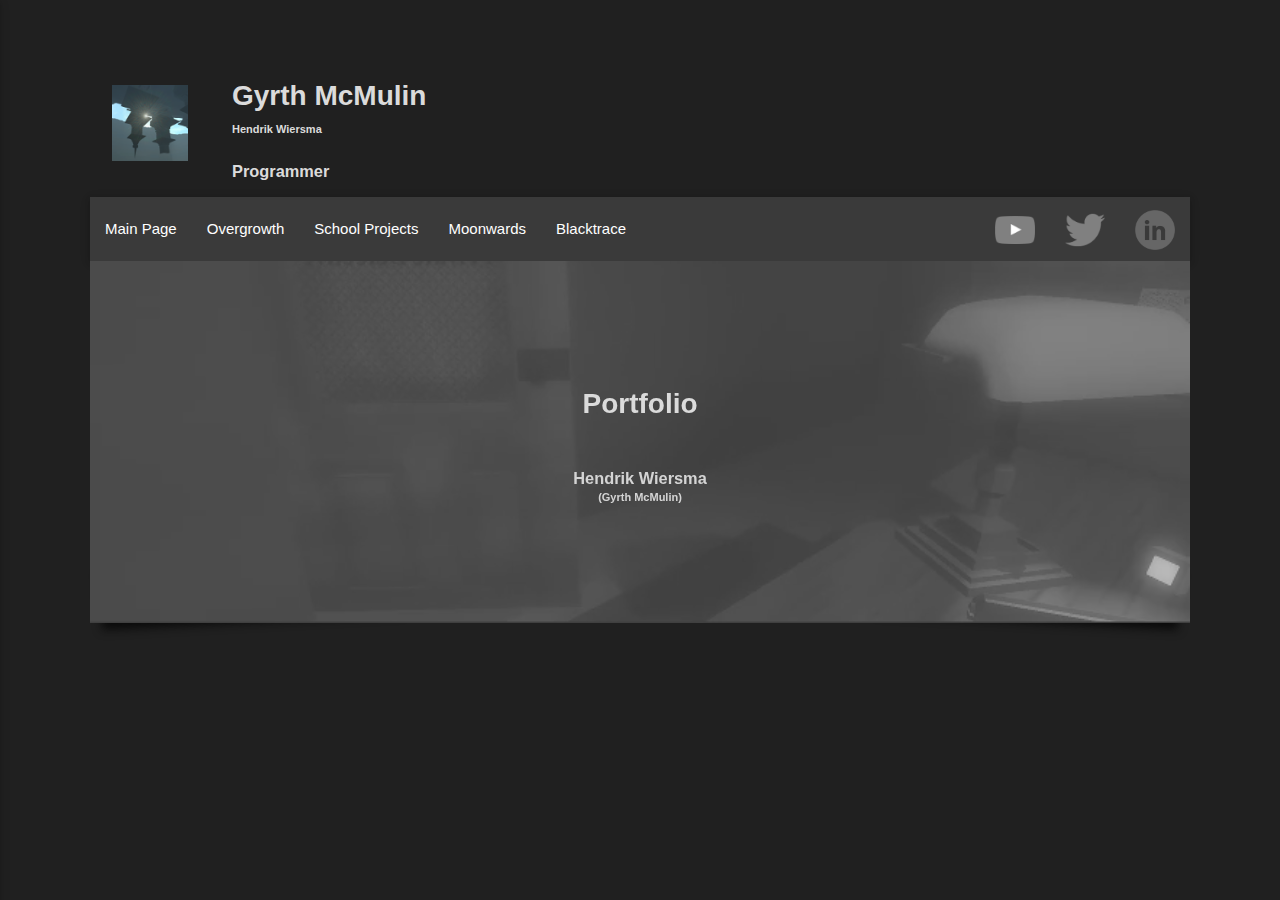
<file: index.html>
<!DOCTYPE html>
<html>
	<head>
		<link href="https://fonts.googleapis.com/icon?family=Material+Icons" rel="stylesheet">
		<link type="text/css" rel="stylesheet" href="stylesheets/materialize.min.css"  media="screen,projection"/>
		<link rel="stylesheet" href="stylesheets/styles.css">
		<meta name="viewport" content="width=device-width, initial-scale=1.0"/>
		<meta charset="utf-8"/>
		<title>Gyrth McMulin</title>
	</head>
	<body>
		<header></header>
		<div id="navigator"></div>
		<div class="pagecontent">
			<div class="effect3">
				<div id="videoDiv">
					<video id="videoBackground" autoplay muted loop>
						<source src="videos/portfolio_main_video2.webm" alt="">
					</video>
					<div id="videoText" class="styling">
						<h1>Portfolio</h1>
						<h2>Hendrik Wiersma<br><small>(Gyrth McMulin)</small></h2>
					</div>
				</div>
			</div>
		</div>
	</body>
	<footer></footer>
	<script type="text/javascript" src="https://code.jquery.com/jquery-3.3.1.min.js"></script>
	<script type="text/javascript" src="javascripts/materialize.min.js"></script>
	<script type="text/javascript" src="javascripts/add_common_items.js"></script>
</html>
</file>
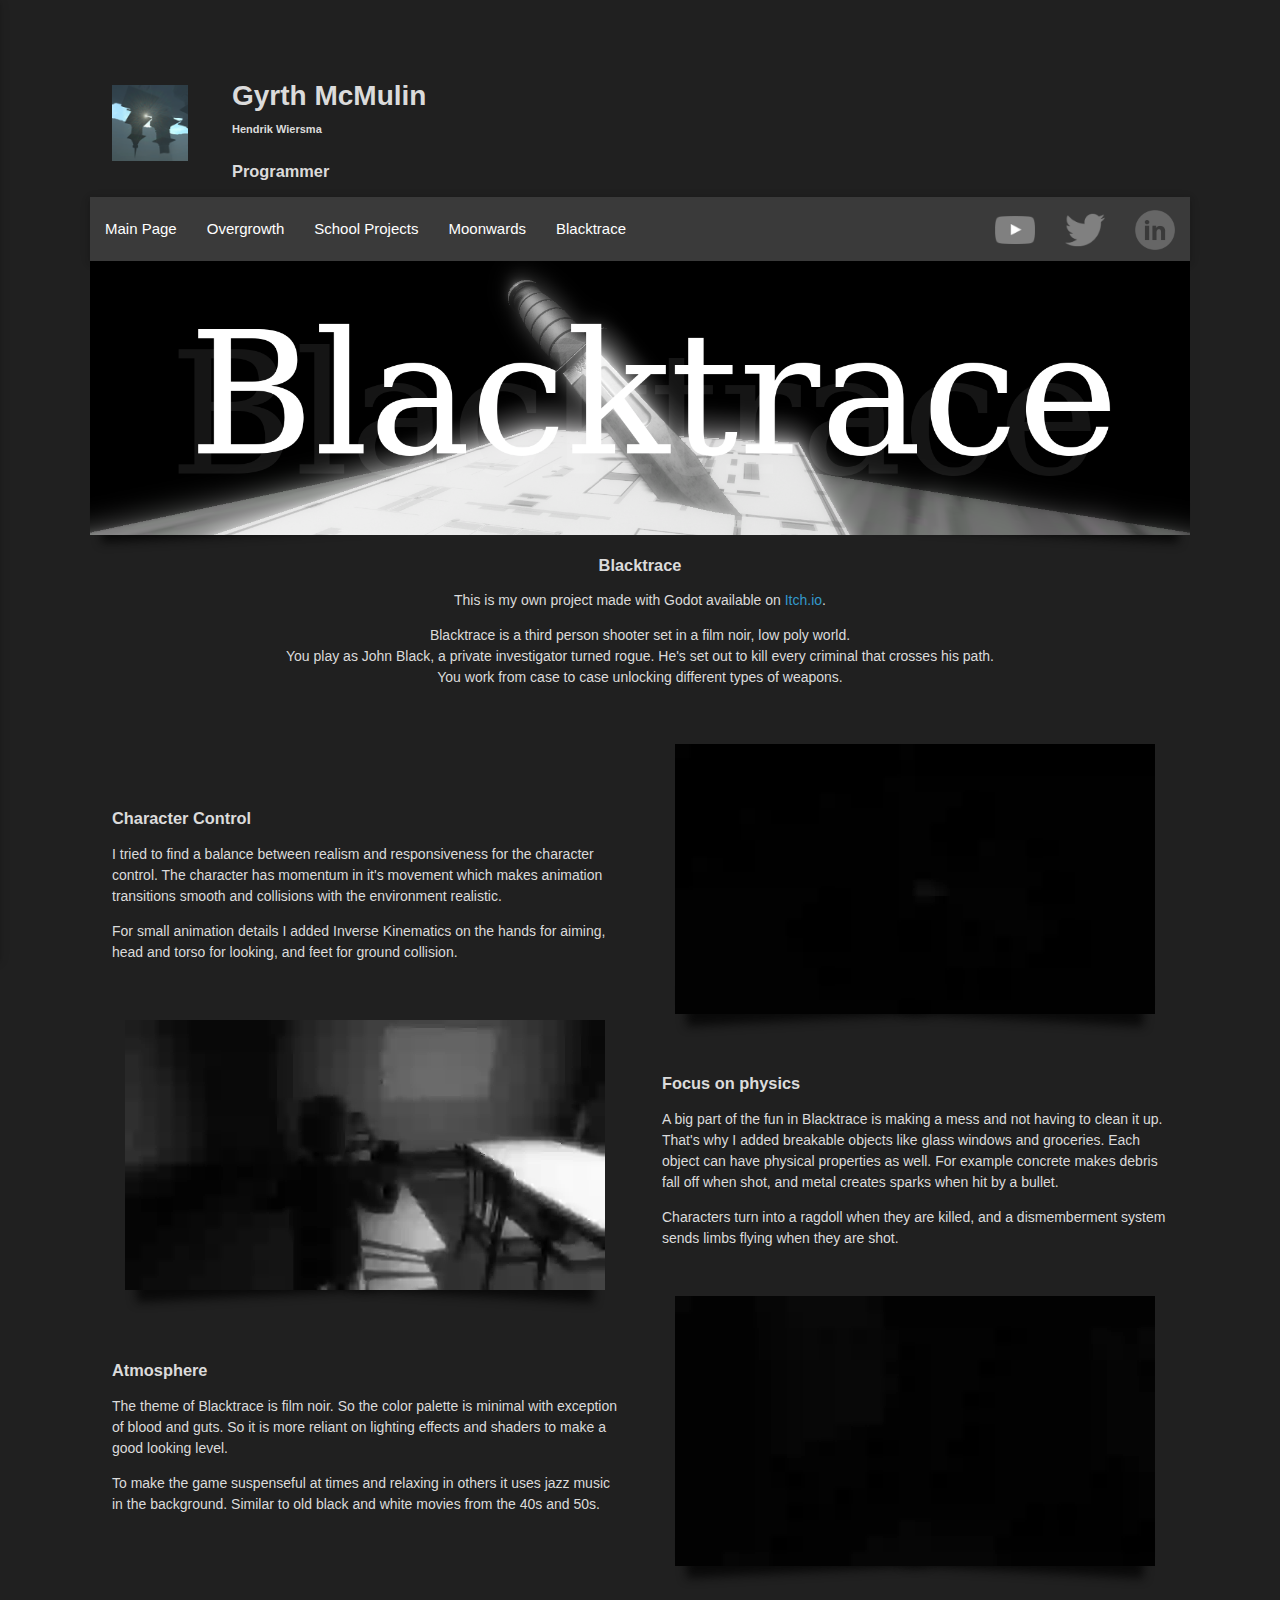
<file: blacktrace.html>
<!DOCTYPE html>
<html>

<head>
	<link href="https://fonts.googleapis.com/icon?family=Material+Icons" rel="stylesheet">
	<link type="text/css" rel="stylesheet" href="stylesheets/materialize.min.css" media="screen,projection" />
	<link rel="stylesheet" href="stylesheets/styles.css">
	<meta name="viewport" content="width=device-width, initial-scale=1.0"/>
	<meta charset="utf-8">
	<meta http-equiv="X-UA-Compatible" content="chrome=1">
	<title>Gyrth McMulin</title>
	<header></header>
</head>

<body>
	<header></header>
	<div id="navigator"></div>
	<div class="pagecontent">
		<div class="effect3">
			<a href="https://gyrthmcmulin.itch.io/blacktrace">
				<image src="images/blacktrace_banner.png" alt="" width="100%" href="https://gyrthmcmulin.itch.io/blacktrace"></image>
			</a>
		</div>
		<div>
			<h3>Blacktrace</h3>
			<p>This is my own project made with Godot available on <a href="https://gyrthmcmulin.itch.io/blacktrace">Itch.io</a>.</p>
			<p>Blacktrace is a third person shooter set in a film noir, low poly world. <br> You play as John Black, a private investigator turned rogue. He's set out to kill every criminal that crosses his path. <br> You work from case to case unlocking different types of weapons.</p>
		</div>
		<br>
		<br>
		<table>
			<tr>
				<td>
					<h3>Character Control</h3>
					<p>I tried to find a balance between realism and responsiveness for the character control. The character has momentum in it's movement which makes animation transitions smooth and collisions with the environment realistic.</p>
					<p>For small animation details I added Inverse Kinematics on the hands for aiming, head and torso for looking, and feet for ground collision.</p>
				</td>
				<td class="centeredcel">
					<div class="effect2">
						<video autoplay loop>
							<source src="videos/blacktrace_character_control.webm" alt="">
						</video>
					</div>
				</td>
			</tr>
			<tr>
				<td class="centeredcel">
					<div class="effect2">
						<video autoplay loop>
							<source src="videos/blacktrace_physics.webm" alt="">
						</video>
					</div>
				</td>
				<td>
					<h3>Focus on physics</h3>
					<p>A big part of the fun in Blacktrace is making a mess and not having to clean it up. That's why I added breakable objects like glass windows and groceries. Each object can have physical properties as well. For example concrete makes debris fall off when shot, and metal creates sparks when hit by a bullet. </p>
					<p>Characters turn into a ragdoll when they are killed, and a dismemberment system sends limbs flying when they are shot.</p>
				</td>
			</tr>
			<tr>
				<td>
					<h3>Atmosphere</h3>
					<p>The theme of Blacktrace is film noir. So the color palette is minimal with exception of blood and guts. So it is more reliant on lighting effects and shaders to make a good looking level. </p>
					<p>To make the game suspenseful at times and relaxing in others it uses jazz music in the background. Similar to old black and white movies from the 40s and 50s.</p>
				</td>
				<td class="centeredcel">
					<div class="effect2">
						<video autoplay loop>
							<source src="videos/blacktrace_atmosphere.webm" alt="">
						</video>
					</div>
				</td>
			</tr>
		</table>
	</div>
</body>
<footer></footer>
<script type="text/javascript" src="https://code.jquery.com/jquery-3.3.1.min.js"></script>
<script type="text/javascript" src="javascripts/add_common_items.js"></script>
<script type="text/javascript" src="javascripts/materialize.min.js"></script>

</html>
</file>
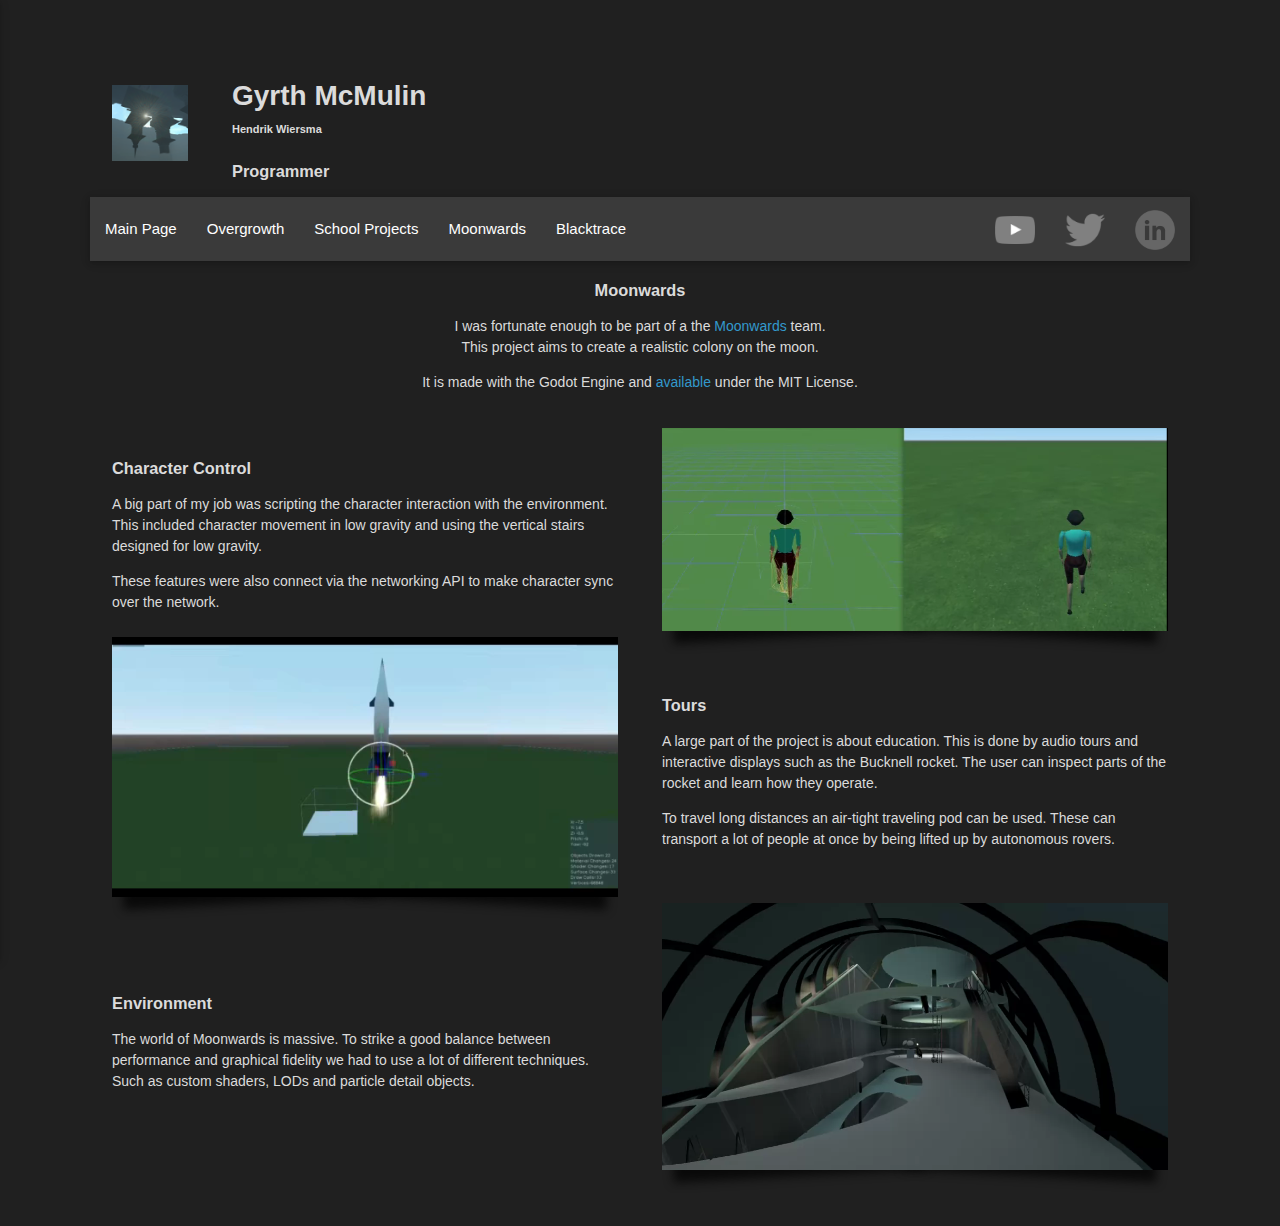
<file: moonwards.html>
<!DOCTYPE html>
<html>

<head>
	<link href="https://fonts.googleapis.com/icon?family=Material+Icons" rel="stylesheet">
	<link type="text/css" rel="stylesheet" href="stylesheets/materialize.min.css" media="screen,projection" />
	<link rel="stylesheet" href="stylesheets/styles.css">
	<meta name="viewport" content="width=device-width, initial-scale=1.0"/>
	<meta charset="utf-8">
	<meta http-equiv="X-UA-Compatible" content="chrome=1">
	<title>Gyrth McMulin</title>
	<header></header>
</head>

<body>
	<header></header>
	<div id="navigator"></div>
	<div class="pagecontent">
		<h3>Moonwards</h3>
		<p>I was fortunate enough to be part of a the <a href="https://www.moonwards.com/">Moonwards</a> team. <br> This project aims to create a realistic colony on the moon.</p>
		<p>It is made with the Godot Engine and <a href="https://github.com/moonwards1/Moonwards-Virtual-Moon">available</a> under the MIT License. </p>
		<br>
		<table>
			<tr>
				<td>
					<h3>Character Control</h3>
					<p>A big part of my job was scripting the character interaction with the environment. This included character movement in low gravity and using the vertical stairs designed for low gravity.</p>
					<p>These features were also connect via the networking API to make character sync over the network.</p>
				</td>
				<td class="centeredcel">
					<div class="effect2">
						<video autoplay loop>
							<source src="videos/moonwards_movement.webm" alt="">
						</video>
					</div>
				</td>
			</tr>
			<tr>
				<td class="centeredcel">
					<div class="effect2">
						<video autoplay loop>
							<source src="videos/tour.webm" alt="">
						</video>
					</div>
				</td>
				<td>
					<h3>Tours</h3>
					<p>A large part of the project is about education. This is done by audio tours and interactive displays such as the Bucknell rocket. The user can inspect parts of the rocket and learn how they operate.</p>
					<p>To travel long distances an air-tight traveling pod can be used. These can transport a lot of people at once by being lifted up by autonomous rovers.</p>
				</td>
			</tr>
			<tr>
				<td>
					<h3>Environment</h3>
					<p>The world of Moonwards is massive. To strike a good balance between performance and graphical fidelity we had to use a lot of different techniques. Such as custom shaders, LODs and particle detail objects.</p>
				</td>
				<td class="centeredcel">
					<div class="effect2">
						<video autoplay loop>
							<source src="videos/shaders.webm" alt="">
						</video>
					</div>
				</td>
			</tr>
		</table>
	</div>
</body>
<footer></footer>
<script type="text/javascript" src="https://code.jquery.com/jquery-3.3.1.min.js"></script>
<script type="text/javascript" src="javascripts/add_common_items.js"></script>
<script type="text/javascript" src="javascripts/materialize.min.js"></script>

</html>
</file>
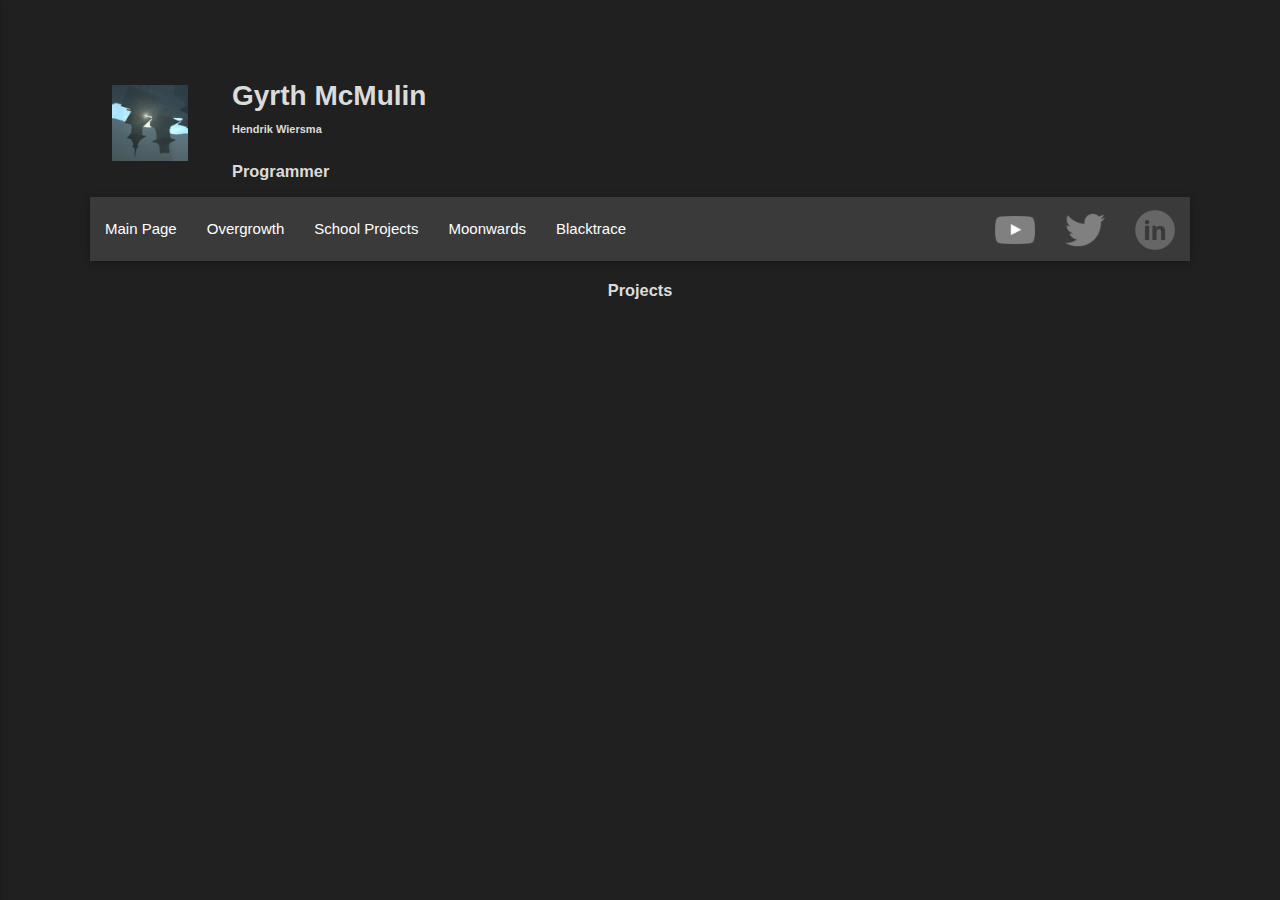
<file: projects.html>
<!doctype html>
<html>
<head>
	<link href="http://fonts.googleapis.com/icon?family=Material+Icons" rel="stylesheet">
	<link type="text/css" rel="stylesheet" href="stylesheets/materialize.min.css"  media="screen,projection"/>
	<link rel="stylesheet" href="stylesheets/styles.css">
	<meta name="viewport" content="width=device-width, initial-scale=1.0"/>
	<meta charset="utf-8">
	<meta http-equiv="X-UA-Compatible" content="chrome=1">
	<title>Gyrth McMulin</title>
	<header></header>
</head>
<body>
	<div id="navigator"></div>
	<div class="pagecontent">
		<h3>Projects</h3>
	</div>
</body>
<footer></footer>
<script type="text/javascript" src="https://code.jquery.com/jquery-3.3.1.min.js"></script>
<script type="text/javascript" src="javascripts/add_common_items.js"></script>
<script type="text/javascript" src="javascripts/materialize.min.js"></script>
</html>
</file>
<file: stylesheets/styles.css>
body {
  background-color: rgb(32, 32, 32);
  padding:50px;
  font: 14px/1.5 "Noto Sans", "Helvetica Neue", Helvetica, Arial, sans-serif;
  color:#dbdbdb;
  font-weight:400;
  max-width: 1200px;
  display: block;
  margin-left: auto;
  margin-right: auto;
}

h1, h2, h3, h4, h5, h6 {
  color:#dbdbdb;
  font-size: 1.17em;
  font-weight: bold;
}

p, ul, ol, table, pre, dl {
  text-decoration:none;
}

h1, h2, h3 {
  line-height:1.0;
}

h1 {
  font-size:28px;
}

h2 {
  color:#d4d4d4;
}

h3, h4, h5, h6 {
  color:#dbdbdb;
}

a {
  color:#39c;
  text-decoration:none;
}

a:hover {
  color:#069;
}

a small {
  font-size:11px;
  color:#777;
  margin-top:-0.3em;
  display:block;
}

a:hover small {
  color:#777;
}

.wrapper {
	margin: 0 auto;
	width:auto;
}

blockquote {
  border-left:0px solid #e5e5e5;
  margin:0;
  padding:0 0 0 20px;
  font-style:italic;
}

code, pre {
  font-family:Monaco, Bitstream Vera Sans Mono, Lucida Console, Terminal, Consolas, Liberation Mono, DejaVu Sans Mono, Courier New, monospace;
  color:#333;
  font-size:12px;
}

pre {
  padding:8px 15px;
  background: #f8f8f8;
  border-radius:5px;
  border:0px solid #e5e5e5;
  overflow-x: auto;
}

table {
	text-align: center;
	float:center;
	text-align:center;;
	width:auto;
	border-collapse:collapse;
  border:0px solid #e5e5e5;
}

th, td {
  text-align:left;
  padding:0% 2%;
  border:0px solid #e5e5e5;
}

td{
	width: 50%;
}

.centeredcel{
	text-align: center;
}

.effect2
{
	display: inline-block;
	position: relative;
	text-align: center;
}
.effect2:before, .effect2:after
{
  z-index: -1;
  position: absolute;
  content: "";
  bottom: 15px;
  left: 10px;
  width: 50%;
  top: 80%;
  max-width:300px;
  background: #777;
  -webkit-box-shadow: 0 15px 10px rgb(10, 10, 10);
  -moz-box-shadow: 0 15px 10px rgb(10, 10, 10);
  box-shadow: 0 15px 10px rgb(10, 10, 10);
  -webkit-transform: rotate(-3deg);
  -moz-transform: rotate(-3deg);
  -o-transform: rotate(-3deg);
  -ms-transform: rotate(-3deg);
  transform: rotate(-3deg);
}
.effect2:after
{
  -webkit-transform: rotate(3deg);
  -moz-transform: rotate(3deg);
  -o-transform: rotate(3deg);
  -ms-transform: rotate(3deg);
  transform: rotate(3deg);
  right: 10px;
  left: auto;
}

.effect3
{
	display: block;
	position: relative;
	text-align: center;
}
.effect3:before, .effect3:after
{
  z-index: -1;
  position: absolute;
  content: "";
  bottom: 15px;
  left: 10px;
  width: 50%;
  top: 80%;
  max-width:300px;
  background: #777;
  -webkit-box-shadow: 0 15px 10px rgb(10, 10, 10);
  -moz-box-shadow: 0 15px 10px rgb(10, 10, 10);
  box-shadow: 0 15px 10px rgb(10, 10, 10);
  -webkit-transform: rotate(-3deg);
  -moz-transform: rotate(-3deg);
  -o-transform: rotate(-3deg);
  -ms-transform: rotate(-3deg);
  transform: rotate(-3deg);
}
.effect3:after
{
  -webkit-transform: rotate(3deg);
  -moz-transform: rotate(3deg);
  -o-transform: rotate(3deg);
  -ms-transform: rotate(3deg);
  transform: rotate(3deg);
  right: 10px;
  left: auto;
}

#outer {
  width: 70%;
  text-align: center;
}

#inner {
  display: inline-block;
  width: 70%;
}

dt {
  color:#444;
  font-weight:700;
}

th {
  color:#444;
}

img {
  max-width:100%;
  vertical-align: middle;;
  text-align: center;
}

header {
	float:inherit;
    position:static;
    width:auto;
	text-align: left;
  	-webkit-font-smoothing:subpixel-antialiased;
}

header ul {
	position:absolute;
    right:50px;
    top:52px;
}

header li {
  width:89px;
  float:left;
  border-right:0px solid #e0e0e0;
  height:40px;
}

header li:first-child a {
  border-radius:0px 0 0 5px;
}

header li:last-child a {
  border-radius:0 5px 5px 0;
}

header ul a {
  line-height:1;
  font-size:11px;
  color:#999;
  display:block;
  text-align:center;
  padding-top:6px;
  height:34px;
}

header ul a:hover {
  color:#999;
}

header ul a:active {
  background-color:#f0f0f0;
}

strong {
  color:#222;
  font-weight:700;
}

header ul li + li + li {
  border-right:none;
  width:89px;
}

header ul a strong {
  font-size:14px;
  display:block;
  color:#222;
}

section {
	border:0px solid #e5e5e5;
  border-width:0px 0;
}

small {
  font-size:11px;
}

hr {
  border:0;
  background:#e5e5e5;
  height:1px;
}

footer {
  width:270px;
  float:inherit;
  bottom:50px;
  -webkit-font-smoothing:subpixel-antialiased;
  text-align:left;
}

@media print, screen and (max-width: 960px) {

  div.wrapper {
    width:auto;
  }

  header, section, footer {
    float:inherit;
    position:static;
    width:auto;
  }

  section {
    border:1px solid #e5e5e5;
    border-width:1px 0;
    padding:20px 0;
  }

  header a small {
    display:inline;
  }

  header ul {
    position:absolute;
    right:50px;
    top:52px;
  }
  #inner {
    display: inline-block;
    width: 100%;
  }
}

@media print, screen and (max-width: 720px) {
  body {
	padding:2px;
    word-wrap:break-word;
  }

  header {
    padding:0;
  }

  header ul {
    width:99%;
  }

  header ul, header p.view {
    position:static;
  }

  pre, code {
    word-wrap:normal;
  }
  #inner {
    display: inline-block;
    width: 100%;
  }
}

@media print, screen and (max-width: 480px) {
  body {
    padding:2px;
  }

  header ul {
    width:99%;
  }

  header li, header ul li + li + li {
    width:33%;
  }
  #inner {
    display: inline-block;
    width: 100%;
  }
}

@media print {
  body {
    font-size:12pt;
    color:#444;
  }
}

.link-icons{
	max-height: 50px;
	vertical-align: middle;
}
.link-icons-holder{
	text-align: right;;
}

/* Style the list */
ul.tab {
    list-style-type: none;
    margin: 0;
    padding: 0;
    overflow: hidden;
    border: 0px solid #ccc;
    background-color: #f1f1f1;
}

/* Float the list items side by side */
ul.tab li {float: left;}

/* Style the links inside the list items */
ul.tab li a {
    display: inline-block;
    color: black;
    text-align: center;
    padding: 14px 16px;
    text-decoration: none;
    transition: 0.3s;
    font-size: 17px;
}

/* Change background color of links on hover */
ul.tab li a:hover {background-color: #ddd;}

/* Create an active/current tablink class */
ul.tab li a:focus, .active {background-color: #ccc;}

/* Style the tab content */
.pagecontent {
    display: block;
    /* padding: 6px 12px; */
    border: 0px solid #ccc;
    border-top: none;
	text-align: center;
}

.pagecontent {
    -webkit-animation: fadeEffect 2s;
    animation: fadeEffect 2s; /* Fading effect takes 1 second */
}

@-webkit-keyframes fadeEffect {
    from {opacity: 0;}
    to {opacity: 1;}
}

@keyframes fadeEffect {
    from {opacity: 0;}
    to {opacity: 1;}
}

video {
	width: 100%;
	height: auto;
}

.soc-med {
	width: 40px;
	font-weight: bold;
}

#videoDiv {
	width: 100%;
	height: 100%;
	position: relative;
}

#videoBackground {
	margin: auto;
	display: block;
}

#videoText {
	position: absolute;
	top: 0;
	left: 0;
	display: flex;
	flex-direction: column;
	justify-content: center;
	align-items: center;
	width: 100%;
	height: 100%;
	background: rgba(128, 128, 128, 0.5);
	color: #ffffff;
}
</file>
